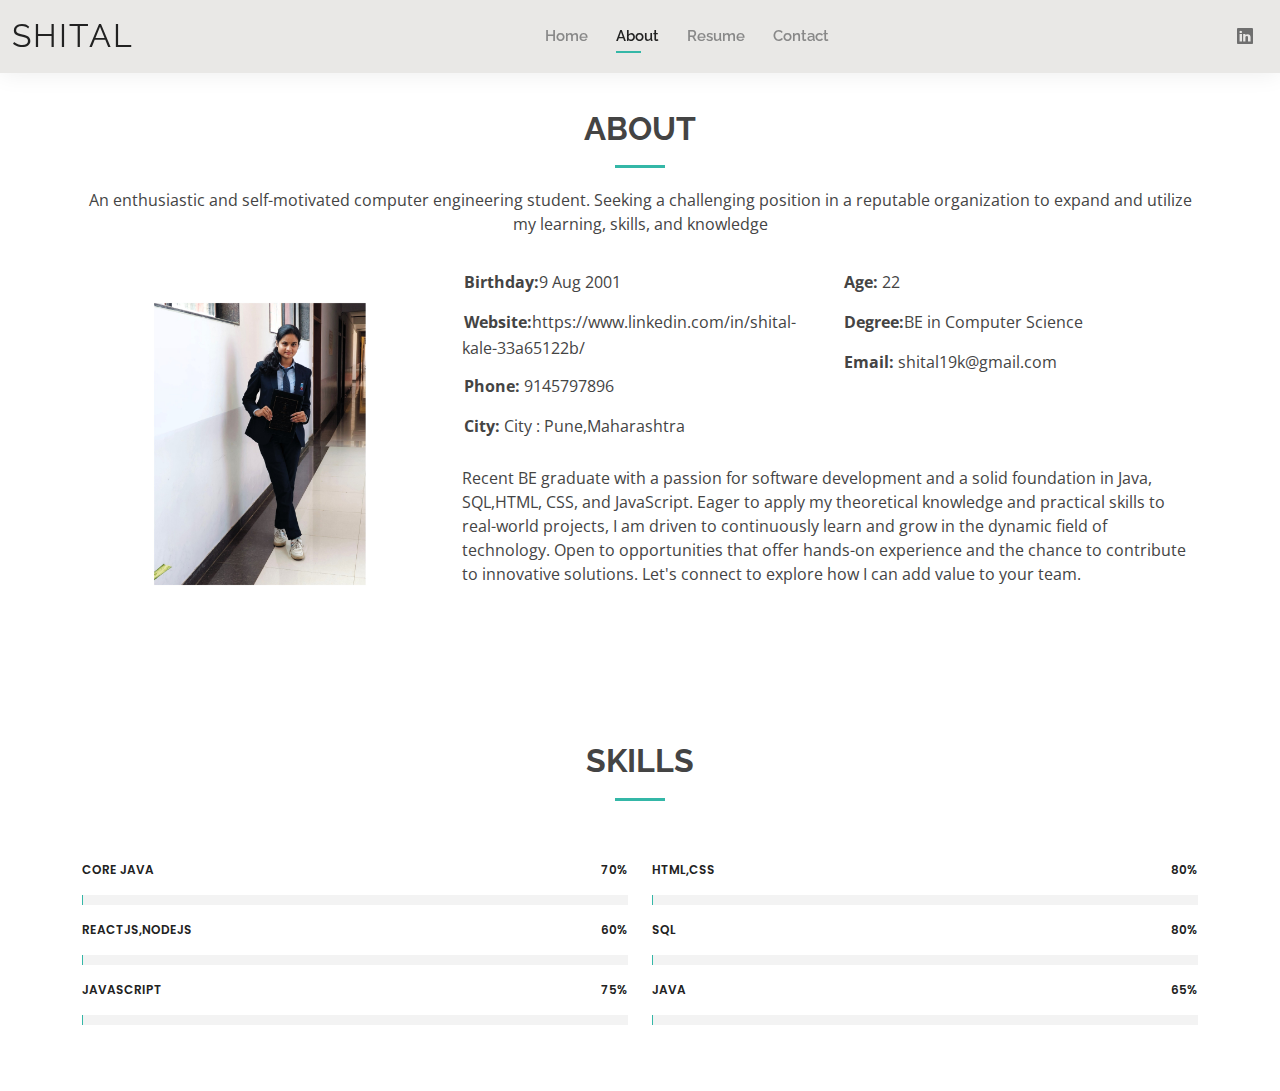
<file: about.html>
<!DOCTYPE html>
<html lang="en">

<head>
  <meta charset="utf-8">
  <meta content="width=device-width, initial-scale=1.0" name="viewport">

  <title>About - Shital Bootstrap </title>
  <meta content="" name="description">
  <meta content="" name="keywords">

  <!-- Favicons -->
  <link href="assets/img/favicon.png" rel="icon">
  <link href="assets/img/apple-touch-icon.png" rel="apple-touch-icon">

  <!-- Google Fonts -->
  <link href="https://fonts.googleapis.com/css?family=Open+Sans:300,300i,400,400i,600,600i,700,700i|Raleway:300,300i,400,400i,500,500i,600,600i,700,700i|Poppins:300,300i,400,400i,500,500i,600,600i,700,700i" rel="stylesheet">

  <!-- Vendor CSS Files -->
  <link href="assets/vendor/aos/aos.css" rel="stylesheet">
  <link href="assets/vendor/bootstrap/css/bootstrap.min.css" rel="stylesheet">
  <link href="assets/vendor/bootstrap-icons/bootstrap-icons.css" rel="stylesheet">
  <link href="assets/vendor/boxicons/css/boxicons.min.css" rel="stylesheet">
  <link href="assets/vendor/glightbox/css/glightbox.min.css" rel="stylesheet">
  <link href="assets/vendor/swiper/swiper-bundle.min.css" rel="stylesheet">

  <!-- Template Main CSS File -->
  <link href="assets/css/style.css" rel="stylesheet">

  
</head>

<body>

  <!-- ======= Header ======= -->
  <header id="header" class="fixed-top">
    <div class="container-fluid d-flex justify-content-between align-items-center">

      <h1 class="logo me-auto me-lg-0"><a href="index.html">Shital</a></h1>
      <!-- Uncomment below if you prefer to use an image logo -->
      <!-- <a href="index.html" class="logo"><img src="assets/img/logo.png" alt="" class="img-fluid"></a>-->

      <nav id="navbar" class="navbar order-last order-lg-0">
        <ul>
          <li><a href="index.html">Home</a></li>
          <li><a class="active" href="about.html">About</a></li>
          <li><a href="resume.html">Resume</a></li>
          <li><a href="contact.html">Contact</a></li>
        </ul>
        <i class="bi bi-list mobile-nav-toggle"></i>
      </nav><!-- .navbar -->

      <div class="header-social-links">
        <a href="https://github.com/Shitalkale9" class="Github"><i class="bi bi-Github"></i></a>
        <a href="https://www.naukri.com/mnjuser/profile?id=&altresid" class="Naukri"><i class="bi bi-Naukri"></i></a>
        <a href="https://www.linkedin.com/in/shital-kale-33a65122b/" class="linkedin"><i class="bi bi-linkedin"></i></i></a>
      </div>

    </div>

  </header><!-- End Header -->

  <main id="main">

    <!-- ======= About Section ======= -->
    <section id="about" class="about">
      <div class="container" data-aos="fade-up">

        <div class="section-title">
          <h2>About</h2>
          <p>An enthusiastic and self-motivated computer engineering student. Seeking a challenging position in a reputable organization to expand and utilize my learning, skills, and knowledge</p>
        </div>
        <div class="row">
          <div class="col-lg-4">
            <img src="assets/img/about.jpg" class="img-fluid" alt="">
          </div>
          <div class="col-lg-8 pt-4 pt-lg-0 content">
            <div class="row">
              <div class="col-lg-6">
                <ul>
                  <li><i class="bi bi-rounded-right"></i> <strong>Birthday:</strong>9 Aug 2001 </li>
                  <li><i class="bi bi-rounded-right"></i> <strong>Website:</strong>https://www.linkedin.com/in/shital-kale-33a65122b/</li>
                  <li><i class="bi bi-rounded-right"></i> <strong>Phone:</strong> 9145797896</li>
                  <li><i class="bi bi-rounded-right"></i> <strong>City:</strong> City : Pune,Maharashtra</li>
                </ul>
              </div>
              <div class="col-lg-6">
                <ul>
                  <li><i class="bi bi-rounded-right"></i> <strong>Age:</strong> 22 </li>
                  <li><i class="bi bi-rounded-right"></i> <strong>Degree:</strong>BE in Computer Science</li>
                  <li><i class="bi bi-rounded-right"></i> <strong>Email:</strong> shital19k@gmail.com</li>
      
                </ul>
              </div>
            </div>
            <p>
              Recent BE graduate with a passion for software development and a solid foundation in Java, SQL,HTML, CSS, and JavaScript. Eager to apply my theoretical knowledge and practical skills to real-world projects, I am driven to continuously learn and grow in the dynamic field of technology. Open to opportunities that offer hands-on experience and the chance to contribute to innovative solutions. Let's connect to explore how I can add value to your team.
            </p>
          
          </div>
        </div>

      </div>
    </section><!-- End About Section -->

    <!-- ======= Skills Section ======= -->
    <section id="skills" class="skills">
      <div class="container" data-aos="fade-up">

        <div class="section-title">
          <h2>Skills</h2>
         
        </div>

        <div class="row skills-content">

          <div class="col-lg-6">

            <div class="progress">
              <span class="skill">Core Java<i class="val">70%</i></span>
              <div class="progress-bar-wrap">
                <div class="progress-bar" role="progressbar" aria-valuenow="100" aria-valuemin="0" aria-valuemax="100"></div>
              </div>
            </div>

            <div class="progress">
              <span class="skill">Reactjs,Nodejs<i class="val">60%</i></span>
              <div class="progress-bar-wrap">
                <div class="progress-bar" role="progressbar" aria-valuenow="90" aria-valuemin="0" aria-valuemax="100"></div>
              </div>
            </div>

            <div class="progress">
              <span class="skill">JavaScript <i class="val">75%</i></span>
              <div class="progress-bar-wrap">
                <div class="progress-bar" role="progressbar" aria-valuenow="75" aria-valuemin="0" aria-valuemax="100"></div>
              </div>
            </div>

          </div>

          <div class="col-lg-6">

            <div class="progress">
              <span class="skill">HTML,CSS<i class="val">80%</i></span>
              <div class="progress-bar-wrap">
                <div class="progress-bar" role="progressbar" aria-valuenow="80" aria-valuemin="0" aria-valuemax="100"></div>
              </div>
            </div>

            <div class="progress">
              <span class="skill">SQL <i class="val">80%</i></span>
              <div class="progress-bar-wrap">
                <div class="progress-bar" role="progressbar" aria-valuenow="90" aria-valuemin="0" aria-valuemax="100"></div>
              </div>
            </div>

            <div class="progress">
              <span class="skill">JAVA <i class="val">65%</i></span>
              <div class="progress-bar-wrap">
                <div class="progress-bar" role="progressbar" aria-valuenow="55" aria-valuemin="0" aria-valuemax="100"></div>
              </div>
            </div>

          </div>

        </div>

      </div>
    </section><!-- End Skills Section -->


  <div id="preloader"></div>
  <a href="#" class="back-to-top d-flex align-items-center justify-content-center"><i class="bi bi-arrow-up-short"></i></a>

  <!-- Vendor JS Files -->
  <script src="assets/vendor/purecounter/purecounter_vanilla.js"></script>
  <script src="assets/vendor/aos/aos.js"></script>
  <script src="assets/vendor/bootstrap/js/bootstrap.bundle.min.js"></script>
  <script src="assets/vendor/glightbox/js/glightbox.min.js"></script>
  <script src="assets/vendor/isotope-layout/isotope.pkgd.min.js"></script>
  <script src="assets/vendor/swiper/swiper-bundle.min.js"></script>
  <script src="assets/vendor/waypoints/noframework.waypoints.js"></script>
  <script src="assets/vendor/php-email-form/validate.js"></script>

  <!-- Template Main JS File -->
  <script src="assets/js/main.js"></script>

</body>

</html>
</file>
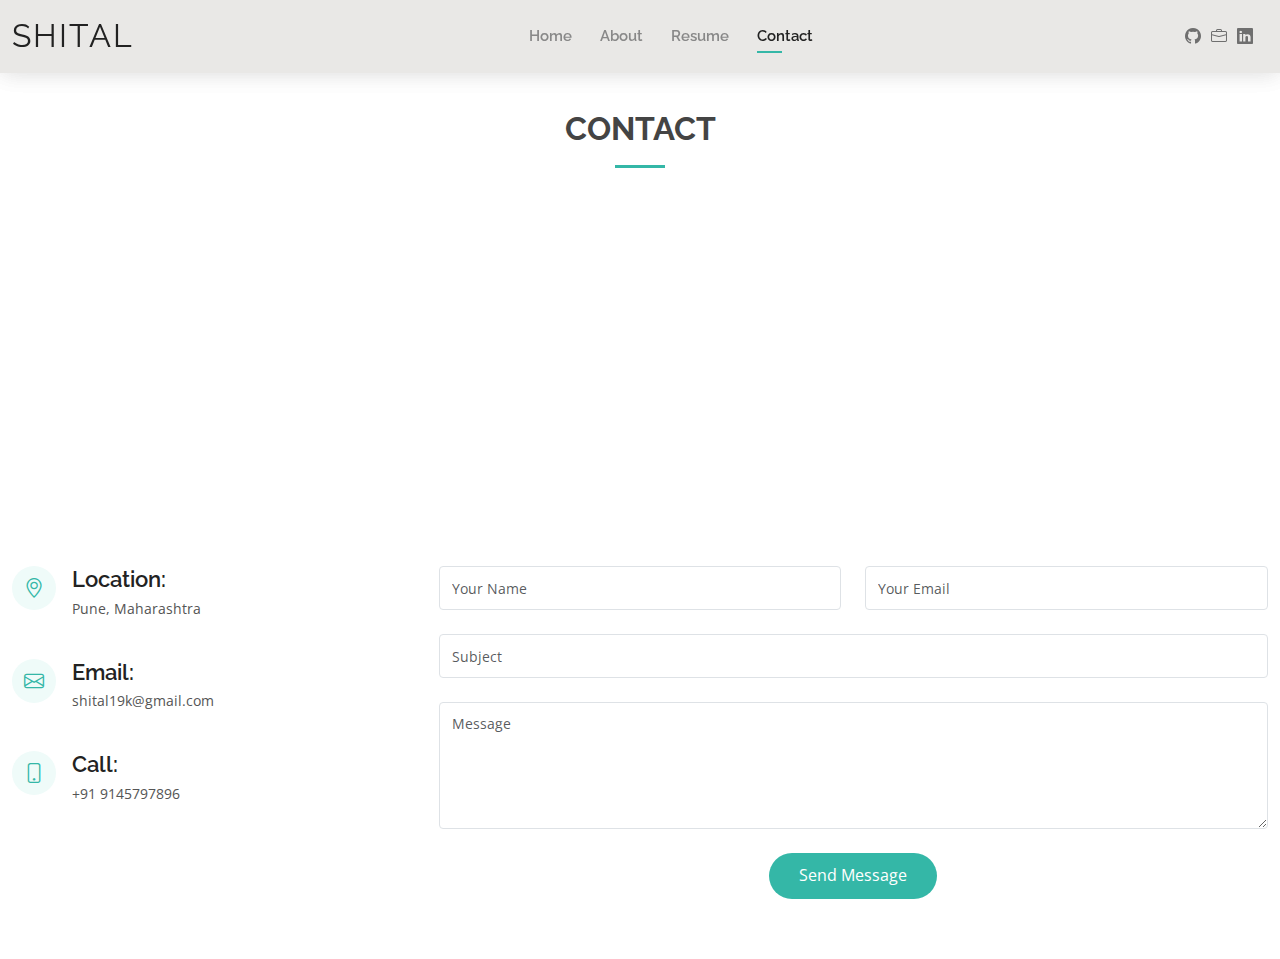
<file: contact.html>
<!DOCTYPE html>
<html lang="en">

<head>
  <meta charset="utf-8">
  <meta content="width=device-width, initial-scale=1.0" name="viewport">

  <title>Contact - Shital Bootstrap Template</title>
  <meta content="" name="description">
  <meta content="" name="keywords">

  
  <!-- Google Fonts -->
  <link href="https://fonts.googleapis.com/css?family=Open+Sans:300,300i,400,400i,600,600i,700,700i|Raleway:300,300i,400,400i,500,500i,600,600i,700,700i|Poppins:300,300i,400,400i,500,500i,600,600i,700,700i" rel="stylesheet">

  <!-- Vendor CSS Files -->
  <link href="assets/vendor/aos/aos.css" rel="stylesheet">
  <link href="assets/vendor/bootstrap/css/bootstrap.min.css" rel="stylesheet">
  <link href="assets/vendor/bootstrap-icons/bootstrap-icons.css" rel="stylesheet">
  <link href="assets/vendor/boxicons/css/boxicons.min.css" rel="stylesheet">
  <link href="assets/vendor/glightbox/css/glightbox.min.css" rel="stylesheet">
  <link href="assets/vendor/swiper/swiper-bundle.min.css" rel="stylesheet">

  <!-- Template Main CSS File -->
  <link href="assets/css/style.css" rel="stylesheet">


</head>

<body>

  <!-- ======= Header ======= -->
  <header id="header" class="fixed-top">
    <div class="container-fluid d-flex justify-content-between align-items-center">

      <h1 class="logo me-auto me-lg-0"><a href="index.html">Shital</a></h1>
      <!-- Uncomment below if you prefer to use an image logo -->
      <!-- <a href="index.html" class="logo"><img src="assets/img/logo.png" alt="" class="img-fluid"></a>-->

      <nav id="navbar" class="navbar order-last order-lg-0">
        <ul>
          <li><a href="index.html">Home</a></li>
          <li><a href="about.html">About</a></li>
          <li><a href="resume.html">Resume</a></li>

          <li><a class="active" href="contact.html">Contact</a></li>
        </ul>
        <i class="bi bi-list mobile-nav-toggle"></i>
      </nav><!-- .navbar -->

      <div class="header-social-links">
        <a href="https://github.com/Shitalkale9" class="Github"><i class="bi bi-Github"></i></a>
        <a href="https://www.naukri.com/mnjuser/profile?id=&altresid" class="Naukri"><i class="bi bi-Naukri"></i></a>
        <a href="https://www.linkedin.com/in/shital-kale-33a65122b/" class="linkedin"><i class="bi bi-linkedin"></i></i></a>
      </div>

    </div>

  </header><!-- End Header -->

  <main id="main">

   <!-- ======= Header ======= -->
<header id="header" class="fixed-top">
  <div class="container-fluid d-flex justify-content-between align-items-center">

    <h1 class="logo me-auto me-lg-0"><a href="index.html">Shital</a></h1>
    <!-- Uncomment below if you prefer to use an image logo -->
    <!-- <a href="index.html" class="logo"><img src="assets/img/logo.png" alt="" class="img-fluid"></a>-->

    <nav id="navbar" class="navbar order-last order-lg-0">
      <ul>
        <li><a href="index.html">Home</a></li>
        <li><a href="about.html">About</a></li>
        <li><a href="resume.html">Resume</a></li>
        <li><a class="active" href="contact.html">Contact</a></li>
      </ul>
      <i class="bi bi-list mobile-nav-toggle"></i>
    </nav><!-- .navbar -->

    <div class="header-social-links">
      <!-- Correcting the links and icon classes -->
      <a href="https://github.com/Shitalkale9" class="Github"><i class="bi bi-github"></i></a>
      <a href="https://www.naukri.com/mnjuser/profile?id=&altresid" class="Naukri"><i class="bi bi-briefcase"></i></a>
      <a href="https://www.linkedin.com/in/shital-kale-33a65122b/" class="linkedin"><i class="bi bi-linkedin"></i></a>
    </div>

  </div>
</header><!-- End Header -->

    
<!-- ======= Contact Section ======= -->
<section id="contact" class="contact">
  <div class="container-fluid">
    <div class="section-title">
      <h2>Contact</h2>
    </div>
    
    <!-- Google Maps iframe -->
    <div class="map-responsive">
      <iframe src="https://www.google.com/maps/embed?pb=!1m18!1m12!1m3!1d60489.87571144761!2d73.77813905994488!3d18.52030639367268!2m3!1f0!2f0!3f0!3m2!1i1024!2i768!4f13.1!3m3!1m2!1s0x3bc2c78b34b70ac3%3A0x8eae52f7f3b6a830!2sIndrani%20Nagar%2C%20Bhosari%2C%20Pimpri-Chinchwad%2C%20Maharashtra%20411039!5e0!3m2!1sen!2sin!4v1623320180853!5m2!1sen!2sin" width="100%" height="350" style="border:0;" allowfullscreen="" loading="lazy"></iframe>
    </div>
    <div class="row mt-5">
      <div class="col-lg-4">
        <div class="info">
          <div class="address">
            <i class="bi bi-geo-alt"></i>
            <h4>Location:</h4>
            <p>Pune, Maharashtra</p>
          </div>
          <div class="email">
            <i class="bi bi-envelope"></i>
            <h4>Email:</h4>
            <p>shital19k@gmail.com</p>
          </div>
          <div class="phone">
            <i class="bi bi-phone"></i>
            <h4>Call:</h4>
            <p>+91 9145797896</p>
          </div>
        </div>
      </div>
      <div class="col-lg-8 mt-5 mt-lg-0">
        <form action="forms/contact.php" method="post" role="form" class="php-email-form">
          <div class="row">
            <div class="col-md-6 form-group">
              <input type="text" name="name" class="form-control" id="name" placeholder="Your Name" required>
            </div>
            <div class="col-md-6 form-group mt-3 mt-md-0">
              <input type="email" class="form-control" name="email" id="email" placeholder="Your Email" required>
            </div>
          </div>
          <div class="form-group mt-3">
            <input type="text" class="form-control" name="subject" id="subject" placeholder="Subject" required>
          </div>
          <div class="form-group mt-3">
            <textarea class="form-control" name="message" rows="5" placeholder="Message" required></textarea>
          </div>
          <div class="my-3">
            <div class="loading">Loading</div>
            <div class="error-message"></div>
            <div class="sent-message">Your message has been sent. Thank you!</div>
          </div>
          <div class="text-center"><button type="submit">Send Message</button></div>
        </form>
      </div>
    </div>
  </div>
</section>
<!-- End Contact Section -->

  </main><!-- End #main -->

</body>

</html>
</file>
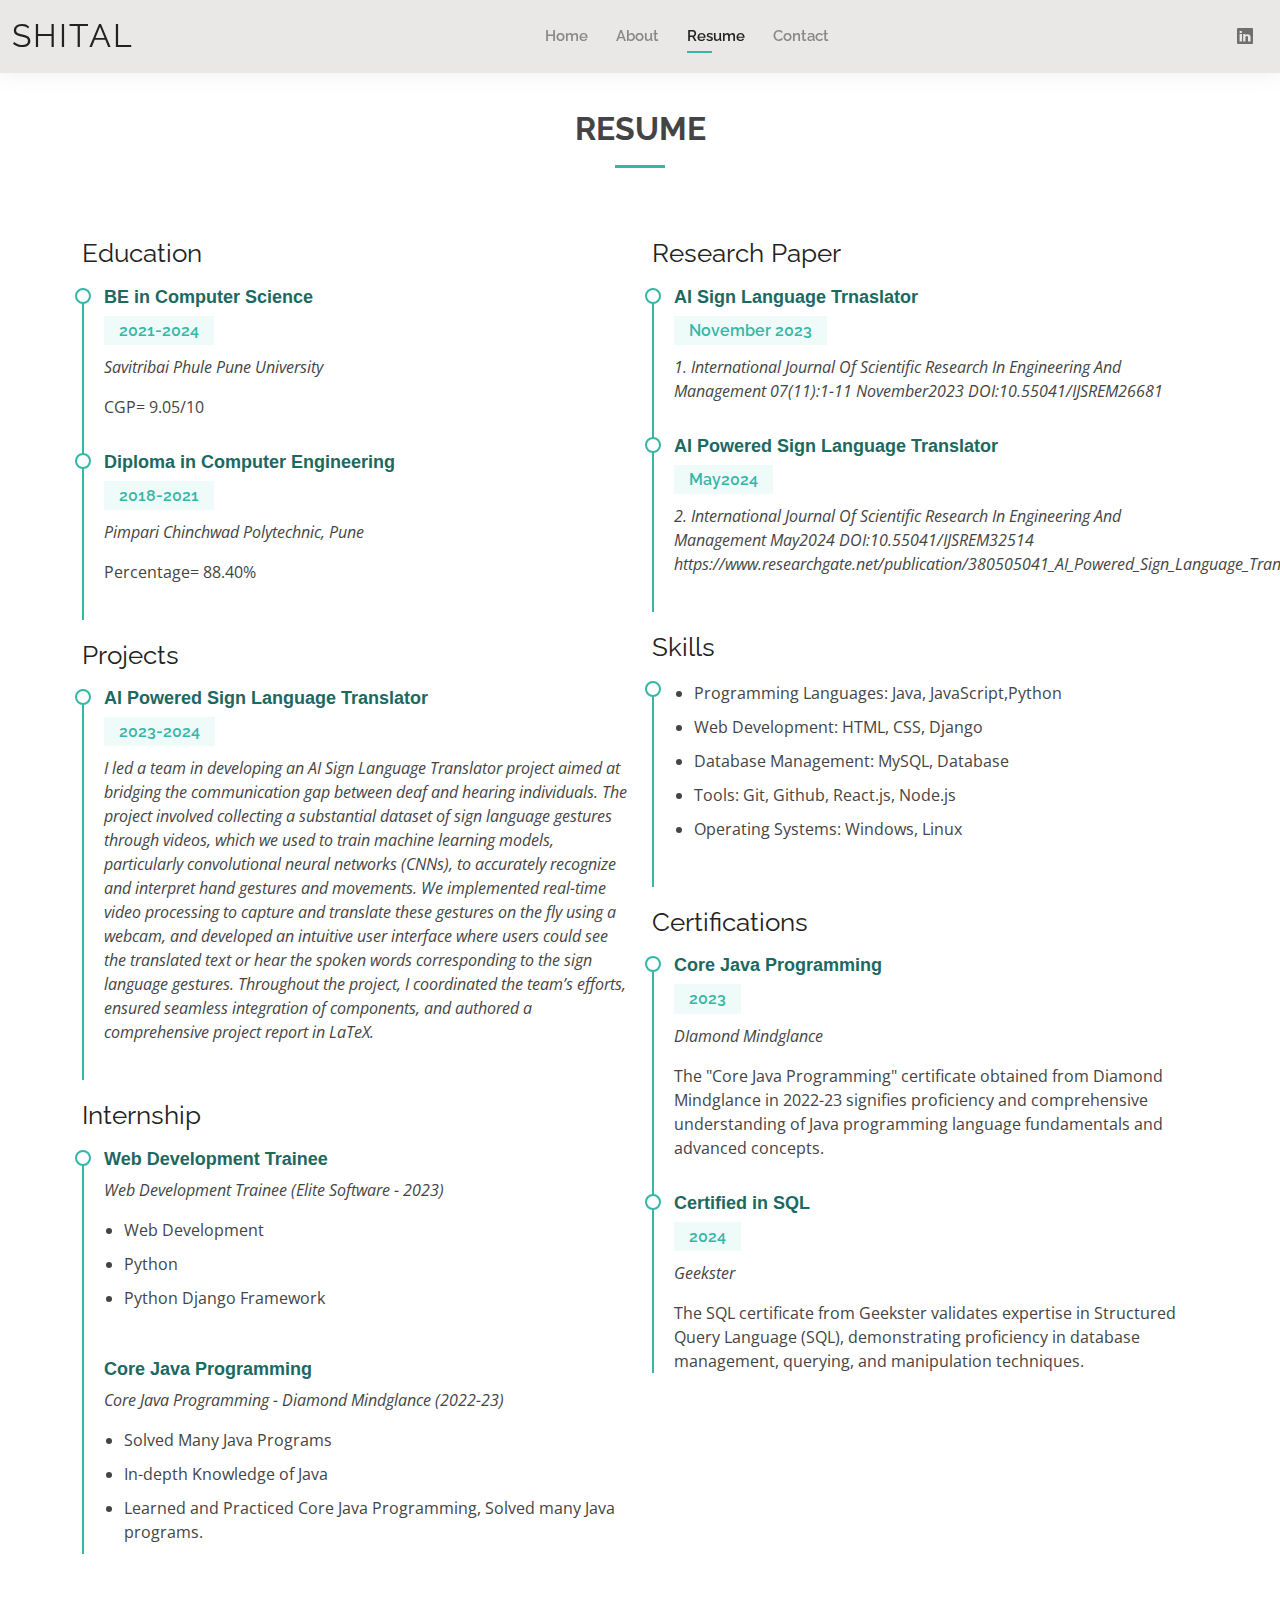
<file: resume.html>
<!DOCTYPE html>
<html lang="en">

<head>
  <meta charset="utf-8">
  <meta content="width=device-width, initial-scale=1.0" name="viewport">

  <title>Resume - Shital Kale</title>
  <meta content="" name="description">
  <meta content="" name="keywords">

  <!-- Favicons -->
  <link href="assets/img/favicon.png" rel="icon">
  <link href="assets/img/apple-touch-icon.png" rel="apple-touch-icon">

  <!-- Google Fonts -->
  <link href="https://fonts.googleapis.com/css?family=Open+Sans:300,300i,400,400i,600,600i,700,700i|Raleway:300,300i,400,400i,500,500i,600,600i,700,700i" rel="stylesheet">

  <!-- Vendor CSS Files -->
  <link href="assets/vendor/aos/aos.css" rel="stylesheet">
  <link href="assets/vendor/bootstrap/css/bootstrap.min.css" rel="stylesheet">
  <link href="assets/vendor/bootstrap-icons/bootstrap-icons.css" rel="stylesheet">
  <link href="assets/vendor/boxicons/css/boxicons.min.css" rel="stylesheet">
  <link href="assets/vendor/glightbox/css/glightbox.min.css" rel="stylesheet">
  <link href="assets/vendor/swiper/swiper-bundle.min.css" rel="stylesheet">

  <!-- Template Main CSS File -->
  <link href="assets/css/style.css" rel="stylesheet">

</head>

<body>

  <!-- ======= Header ======= -->
  <header id="header" class="fixed-top">
    <div class="container-fluid d-flex justify-content-between align-items-center">

      <h1 class="logo me-auto me-lg-0"><a href="index.html">Shital</a></h1>
      <!-- Uncomment below if you prefer to use an image logo -->
      <!-- <a href="index.html" class="logo"><img src="assets/img/logo.png" alt="" class="img-fluid"></a>-->

      <nav id="navbar" class="navbar order-last order-lg-0">
        <ul>
          <li><a href="index.html">Home</a></li>
          <li><a href="about.html">About</a></li>
          <li><a class="active" href="resume.html">Resume</a></li>
          <li><a href="contact.html">Contact</a></li>
        </ul>
        <i class="bi bi-list mobile-nav-toggle"></i>
      </nav><!-- .navbar -->

      <div class="header-social-links">
        <a href="https://github.com/Shitalkale9" class="Github"><i class="bi bi-Github"></i></a>
        <a href="https://www.naukri.com/mnjuser/profile?id=&altresid" class="Naukri"><i class="bi bi-Naukri"></i></a>
        <a href="https://www.linkedin.com/in/shital-kale-33a65122b/" class="linkedin"><i class="bi bi-linkedin"></i></i></a>
      </div>

    </div>

  </header><!-- End Header -->

  <main id="main">

    <!-- ======= Resume Section ======= -->
    <section id="resume" class="resume">
      <div class="container" data-aos="fade-up">

        <div class="section-title">
          <h2>Resume</h2>
        </div>

        <div class="row">
          <div class="col-lg-6">
            <h3 class="resume-title">Education</h3>
            <div class="resume-item">
              <h4>BE in Computer Science</h4>
              <h5>2021-2024</h5>
              <p><em>Savitribai Phule Pune University</em></p>
              <p>CGP= 9.05/10</p>
            </div>
            <div class="resume-item">
              <h4>Diploma in Computer Engineering</h4>
              <h5>2018-2021</h5>
              <p><em>Pimpari Chinchwad Polytechnic, Pune</em></p>
              <p>Percentage= 88.40%</p>
            </div>

            <h3 class="resume-title">Projects</h3>
            <div class="resume-item">
              <h4>AI Powered Sign Language Translator</h4>
              <h5>2023-2024</h5>
              <p><em>I led a team in developing an AI Sign Language Translator project aimed at bridging the communication gap between deaf and hearing individuals. The project involved collecting a substantial dataset of sign language gestures through videos, which we used to train machine learning models, particularly convolutional neural networks (CNNs), to accurately recognize and interpret hand gestures and movements. We implemented real-time video processing to capture and translate these gestures on the fly using a webcam, and developed an intuitive user interface where users could see the translated text or hear the spoken words corresponding to the sign language gestures. Throughout the project, I coordinated the team’s efforts, ensured seamless integration of components, and authored a comprehensive project report in LaTeX.</em></p>
            </div>

            <h3 class="resume-title">Internship</h3>
            <div class="resume-item">
              <h4>Web Development Trainee</h4>
              <p><em>Web Development Trainee (Elite Software - 2023)</em></p>
              <ul>
                <li>Web Development</li>
                <li>Python</li>
                <li>Python Django Framework</li>
              </ul>
              <br>
              <h4>Core Java Programming</h4>
              <p><em>Core Java Programming - Diamond Mindglance (2022-23)</em></p>
              <ul>
                <li>Solved Many Java Programs</li>
                <li>In-depth Knowledge of Java</li>
                <li>Learned and Practiced Core Java Programming, Solved many Java programs.</li>
              </ul>
            </div>
          </div>

          <div class="col-lg-6">
            <h3 class="resume-title">Research Paper</h3>
            <div class="resume-item">
              <h4>AI Sign Language Trnaslator</h4>
              <h5>November 2023</h5>
              <p><em>1. International Journal Of Scientific Research In Engineering And Management 07(11):1-11 November2023 DOI:10.55041/IJSREM26681</em></p>
            </div>
            <div class="resume-item">
              <h4>AI Powered Sign Language Translator</h4>
              <h5>May2024</h5>
              <p><em>2. International Journal Of Scientific Research In Engineering And Management May2024 DOI:10.55041/IJSREM32514 https://www.researchgate.net/publication/380505041_AI_Powered_Sign_Language_Translator</em></p>
            </div>

            <h3 class="resume-title">Skills</h3>
            <div class="resume-item">
              <ul>
                <li>Programming Languages: Java, JavaScript,Python</li>
                <li>Web Development: HTML, CSS, Django</li>
                <li>Database Management: MySQL, Database</li>
                <li>Tools: Git, Github, React.js, Node.js</li>
                <li>Operating Systems: Windows, Linux</li>
              </ul>
            </div>

            <h3 class="resume-title">Certifications</h3>
            <div class="resume-item">
              <h4>Core Java Programming</h4>
              <h5>2023</h5>
              <p><em>DIamond Mindglance</em></p>
              <p>The "Core Java Programming" certificate obtained from Diamond Mindglance in 2022-23 signifies proficiency and comprehensive understanding of Java programming language fundamentals and advanced concepts.</p>
            </div>
            <div class="resume-item">
              <h4>Certified in SQL</h4>
              <h5>2024</h5>
              <p><em>Geekster</em></p>
              <p>The SQL certificate from Geekster validates expertise in Structured Query Language (SQL), demonstrating proficiency in database management, querying, and manipulation techniques.</p>
            </div>
          </div>
        </div>

      </div>
    </section><!-- End Resume Section -->

  </main><!-- End #main -->

  <div id="preloader"></div>
  <a href="#" class="back-to-top d-flex align-items-center justify-content-center"><i class="bi bi-arrow-up-short"></i></a>

  <!-- Vendor JS Files -->
  <script src="assets/vendor/purecounter/purecounter_vanilla.js"></script>
  <script src="assets/vendor/aos/aos.js"></script>
  <script src="assets/vendor/bootstrap/js/bootstrap.bundle.min.js"></script>
  <script src="assets/vendor/glightbox/js/glightbox.min.js"></script>
  <script src="assets/vendor/isotope-layout/isotope.pkgd.min.js"></script>
  <script src="assets/vendor/swiper/swiper-bundle.min.js"></script>
  <script src="assets/vendor/waypoints/noframework.waypoints.js"></script>
  <script src="assets/vendor/php-email-form/validate.js"></script>

  <!-- Template Main JS File -->
  <script src="assets/js/main.js"></script>

</body>

</html>
</file>
<file: assets/css/style.css>
/**
* Template Name: Kelly
* Template URL: https://bootstrapmade.com/kelly-free-bootstrap-cv-resume-html-template/
* Updated: Mar 17 2024 with Bootstrap v5.3.3
* Author: BootstrapMade.com
* License: https://bootstrapmade.com/license/
*/

/*--------------------------------------------------------------
# General
--------------------------------------------------------------*/
body {
  font-family: "Open Sans", sans-serif;
  color: #444444;
}

a {
  color: #34b7a7;
  text-decoration: none;
}

a:hover {
  color: #51cdbe;
  text-decoration: none;
}

h1,
h2,
h3,
h4,
h5,
h6 {
  font-family: "Raleway", sans-serif;
}

#main {
  margin-top: 50px;
}

@media (max-width: 992px) {
  #main {
    margin-top: 30px;
  }
}
/*--------------------------------------------------------------
# Preloader
--------------------------------------------------------------*/
#preloader {
  position: fixed;
  top: 0;
  left: 0;
  right: 0;
  bottom: 0;
  z-index: 9999;
  overflow: hidden;
  background: #fff;
}

#preloader:before {
  content: "";
  position: fixed;
  top: calc(50% - 30px);
  left: calc(50% - 30px);
  border: 6px solid #34b7a7;
  border-top-color: #dcf5f2;
  border-radius: 50%;
  width: 60px;
  height: 60px;
  animation: animate-preloader 1s linear infinite;
}

@keyframes animate-preloader {
  0% {
    transform: rotate(0deg);
  }

  100% {
    transform: rotate(360deg);
  }
}

/*--------------------------------------------------------------
# Back to top button
--------------------------------------------------------------*/
.back-to-top {
  position: fixed;
  visibility: hidden;
  opacity: 0;
  right: 15px;
  bottom: 15px;
  z-index: 996;
  background: #34b7a7;
  width: 40px;
  height: 40px;
  border-radius: 50px;
  transition: all 0.4s;
}

.back-to-top i {
  font-size: 24px;
  color: #fff;
  line-height: 0;
}

.back-to-top:hover {
  background: #49cbbb;
  color: #fff;
}

.back-to-top.active {
  visibility: visible;
  opacity: 1;
}

/*--------------------------------------------------------------
# Header
--------------------------------------------------------------*/
#header {
  background: #e9e8e6;
  box-shadow: 0px 0px 25px 0 rgba(0, 0, 0, 0.08);
  z-index: 997;
  padding: 15px 0;
}

#header .logo {
  font-size: 32px;
  margin: 0;
  padding: 0;
  line-height: 1;
  font-weight: 400;
  letter-spacing: 2px;
  text-transform: uppercase;
}

#header .logo a {
  color: #222222;
}

#header .logo img {
  max-height: 40px;
}

@media (max-width: 992px) {
  #header .logo {
    font-size: 28px;
  }
}

/*--------------------------------------------------------------
# Header Social Links
--------------------------------------------------------------*/
.header-social-links {
  padding-right: 15px;
}

.header-social-links a {
  color: #6f6f6f;
  padding-left: 6px;
  display: inline-block;
  line-height: 0px;
  transition: 0.3s;
  font-size: 16px;
}

.header-social-links a:hover {
  color: #34b7a7;
}

/*--------------------------------------------------------------
# Navigation Menu
--------------------------------------------------------------*/
/**
* Desktop Navigation 
*/
.navbar {
  padding: 0;
}

.navbar ul {
  margin: 0;
  padding: 0;
  display: flex;
  list-style: none;
  align-items: center;
}

.navbar li {
  position: relative;
  padding: 10px 0 10px 28px;
}

.navbar a,
.navbar a:focus {
  display: flex;
  align-items: center;
  justify-content: space-between;
  font-family: "Raleway", sans-serif;
  font-size: 15px;
  font-weight: 600;
  color: #888888;
  white-space: nowrap;
  transition: 0.3s;
  position: relative;
}

.navbar a i,
.navbar a:focus i {
  font-size: 12px;
  line-height: 0;
  margin-left: 5px;
}

.navbar>ul>li>a:before {
  content: "";
  position: absolute;
  width: 0;
  height: 2px;
  bottom: -5px;
  left: 0;
  background-color: #34b7a7;
  visibility: hidden;
  width: 0px;
  transition: all 0.3s ease-in-out 0s;
}

.navbar a:hover:before,
.navbar li:hover>a:before,
.navbar .active:before {
  visibility: visible;
  width: 25px;
}

.navbar a:hover,
.navbar .active,
.navbar .active:focus,
.navbar li:hover>a {
  color: #222222;
}

.navbar .dropdown ul {
  display: block;
  position: absolute;
  left: 14px;
  top: calc(100% + 30px);
  margin: 0;
  padding: 10px 0;
  z-index: 99;
  opacity: 0;
  visibility: hidden;
  background: #fff;
  box-shadow: 0px 0px 30px rgba(127, 137, 161, 0.25);
  transition: 0.3s;
  border-radius: 4px;
}

.navbar .dropdown ul li {
  min-width: 200px;
  padding: 0;
}

.navbar .dropdown ul a {
  padding: 10px 20px;
  font-size: 15px;
  text-transform: none;
  font-weight: 600;
}

.navbar .dropdown ul a i {
  font-size: 12px;
}

.navbar .dropdown ul a:hover,
.navbar .dropdown ul .active:hover,
.navbar .dropdown ul li:hover>a {
  color: #34b7a7;
}

.navbar .dropdown:hover>ul {
  opacity: 1;
  top: 100%;
  visibility: visible;
}

.navbar .dropdown .dropdown ul {
  top: 0;
  left: calc(100% - 30px);
  visibility: hidden;
}

.navbar .dropdown .dropdown:hover>ul {
  opacity: 1;
  top: 0;
  left: 100%;
  visibility: visible;
}

@media (max-width: 1366px) {
  .navbar .dropdown .dropdown ul {
    left: -90%;
  }

  .navbar .dropdown .dropdown:hover>ul {
    left: -100%;
  }
}

/**
* Mobile Navigation 
*/
.mobile-nav-toggle {
  color: #222222;
  font-size: 28px;
  cursor: pointer;
  display: none;
  line-height: 0;
  transition: 0.5s;
}

.mobile-nav-toggle.bi-x {
  color: #fff;
}

@media (max-width: 991px) {
  .mobile-nav-toggle {
    display: block;
  }

  .navbar ul {
    display: none;
  }
}

.navbar-mobile {
  position: fixed;
  overflow: hidden;
  top: 0;
  right: 0;
  left: 0;
  bottom: 0;
  background: rgba(9, 9, 9, 0.9);
  transition: 0.3s;
  z-index: 999;
}

.navbar-mobile .mobile-nav-toggle {
  position: absolute;
  top: 15px;
  right: 15px;
}

.navbar-mobile ul {
  display: block;
  position: absolute;
  top: 55px;
  right: 15px;
  bottom: 15px;
  left: 15px;
  padding: 10px 0;
  border-radius: 10px;
  background-color: #fff;
  overflow-y: auto;
  transition: 0.3s;
}

.navbar-mobile a,
.navbar-mobile a:focus {
  font-size: 15px;
  padding-right: 15px;
  color: #222222;
}

.navbar-mobile a:hover,
.navbar-mobile .active,
.navbar-mobile li:hover>a {
  color: #34b7a7;
}

.navbar-mobile .getstarted,
.navbar-mobile .getstarted:focus {
  margin: 15px;
}

.navbar-mobile .dropdown ul {
  position: static;
  display: none;
  margin: 10px 20px;
  padding: 10px 0;
  z-index: 99;
  opacity: 1;
  visibility: visible;
  background: #fff;
  box-shadow: 0px 0px 30px rgba(127, 137, 161, 0.25);
}

.navbar-mobile .dropdown ul li {
  min-width: 200px;
}

.navbar-mobile .dropdown ul a {
  padding: 10px 20px;
}

.navbar-mobile .dropdown ul a i {
  font-size: 12px;
}

.navbar-mobile .dropdown ul a:hover,
.navbar-mobile .dropdown ul .active:hover,
.navbar-mobile .dropdown ul li:hover>a {
  color: #34b7a7;
}

.navbar-mobile .dropdown>.dropdown-active {
  display: block;
}

/*--------------------------------------------------------------
# Hero Section
--------------------------------------------------------------*/
#hero {
  width: 100%;
  height:100vh;
  background:url("../img/hero-bg.jpg") top right;
  background-size:80%;
}

#hero .container {
  padding-top: 70px;
  position:absolute;
}

@media (max-width: 992px) {
  #hero .container {
    padding-top: 58px;
  }
}

#hero h1 {
  margin: 0;
  font-size: 50px;
  text-align: left;
  font-weight: 700;
  line-height: 50px;
  color:#111;
}

#hero h2 {
  color:darkgray;
  margin: 10px 0 0 0;
  font-size: 22px;
}

#hero .btn-about {
  font-family: "Raleway", sans-serif;
  text-transform: uppercase;
  font-weight: 600;
  font-size: 12px;
  letter-spacing: 1px;
  display: inline-block;
  padding: 12px 40px;
  border-radius: 50px;
  transition: 0.5s;
  margin-top: 30px;
  color: #fff;
  background: #34b7a7;
}

#hero .btn-about:hover {
  background: #3dc8b7;
}

@media (min-width: 1024px) {
  #hero {
    background-attachment: fixed;
  }
}

@media (max-width: 992px) {
  #hero:before {
    content: "";
    background: rgba(255, 255, 255, 0.8);
    position: absolute;
    bottom: 0;
    top: 0;
    left: 0;
    right: 0;
  }

  #hero h1 {
    font-size: 28px;
    line-height: 36px;
  }

  #hero h2 {
    font-size: 18px;
    line-height: 24px;
  }
}

/*--------------------------------------------------------------
# Sections General
--------------------------------------------------------------*/
section {
  padding: 60px 0;
}

.section-bg {
  background-color: #e7f8f6;
}

.section-title {
  text-align: center;
  padding-bottom: 30px;
}

.section-title h2 {
  font-size: 32px;
  font-weight: bold;
  text-transform: uppercase;
  margin-bottom: 20px;
  padding-bottom: 20px;
  position: relative;
}

.section-title h2::after {
  content: "";
  position: absolute;
  display: block;
  width: 50px;
  height: 3px;
  background: #34b7a7;
  bottom: 0;
  left: calc(50% - 25px);
}

.section-title p {
  margin-bottom: 0;
}

/*--------------------------------------------------------------
# Cta
--------------------------------------------------------------*/
.cta {
  background: linear-gradient(rgba(0, 0, 0, 0.6), rgba(0, 0, 0, 0.6)), url("../img/bg-1.jpg") fixed center center;
  background-size: cover;
  padding: 80px 0;
}

.cta h3 {
  color: #fff;
  font-size: 28px;
  font-weight: 700;
}

.cta p {
  color: #fff;
}

.cta .cta-btn {
  font-family: "Raleway", sans-serif;
  text-transform: uppercase;
  font-weight: 500;
  font-size: 16px;
  letter-spacing: 1px;
  display: inline-block;
  padding: 8px 20px;
  border-radius: 2px;
  transition: 0.5s;
  margin: 10px;
  border: 2px solid #fff;
  color: #fff;
}

.cta .cta-btn:hover {
  background: #34b7a7;
  border: 2px solid #34b7a7;
}

@media (max-width: 1024px) {
  .cta {
    background-attachment: scroll;
  }
}

@media (min-width: 769px) {
  .cta .cta-btn-container {
    display: flex;
    align-items: center;
    justify-content: flex-end;
  }
}

/*--------------------------------------------------------------
# About
--------------------------------------------------------------*/
.about .content h3 {
  font-weight: 700;
  font-size: 26px;
  color: #555555;
}

.about .content ul {
  list-style: none;
  padding: 0;
}

.about .content ul li {
  padding-bottom: 10px;
}

.about .content ul i {
  font-size: 20px;
  padding-right: 2px;
  color: #34b7a7;
}

.about .content p:last-child {
  margin-bottom: 0;
}

/*--------------------------------------------------------------
# Skills
--------------------------------------------------------------*/
.skills .progress {
  height: 60px;
  display: block;
  background: none;
  border-radius: 0;
}

.skills .progress .skill {
  padding: 10px 0;
  margin: 0 0 6px 0;
  text-transform: uppercase;
  display: block;
  font-weight: 600;
  font-family: "Poppins", sans-serif;
  color: #222222;
}

.skills .progress .skill .val {
  float: right;
  font-style: normal;
}

.skills .progress-bar-wrap {
  background: #f3f3f3;
}

.skills .progress-bar {
  width: 1px;
  height: 10px;
  transition: 0.9s;
  background-color: #34b7a7;
}


/*--------------------------------------------------------------
# Resume
--------------------------------------------------------------*/
.resume .resume-title {
  font-size: 26px;
  font-weight: 400;
  margin-top: 20px;
  margin-bottom: 20px;
  color: #222222;
}

.resume .resume-item {
  padding: 0 0 20px 20px;
  margin-top: -2px;
  border-left: 2px solid #34b7a7;
  position: relative;
}

.resume .resume-item h4 {
  line-height: 18px;
  font-size: 18px;
  font-weight: 600;
  font-family: "Poppins", sans-serif;
  color: #1d685f;
  margin-bottom: 10px;
}

.resume .resume-item h5 {
  font-size: 16px;
  background: #effbf9;
  padding: 5px 15px;
  display: inline-block;
  font-weight: 600;
  margin-bottom: 10px;
  color: #34b7a7;
}

.resume .resume-item ul {
  padding-left: 20px;
}

.resume .resume-item ul li {
  padding-bottom: 10px;
}

.resume .resume-item:last-child {
  padding-bottom: 0;
}

.resume .resume-item::before {
  content: "";
  position: absolute;
  width: 16px;
  height: 16px;
  border-radius: 50px;
  left: -9px;
  top: 0;
  background: #fff;
  border: 2px solid #34b7a7;
}

/*--------------------------------------------------------------
# Contact
--------------------------------------------------------------*/


  .map-responsive {
    width: 100%;
    height: 300px; /* Set the desired height here */
    overflow: hidden;
  }
  .map-responsive iframe {
    width: 100%;
    height: 100%;
  }

.contact .info {
  width: 100%;
  background: #fff;
}

.contact .info i {
  font-size: 20px;
  color: #34b7a7;
  float: left;
  width: 44px;
  height: 44px;
  background: #effbf9;
  display: flex;
  justify-content: center;
  align-items: center;
  border-radius: 50px;
  transition: all 0.3s ease-in-out;
}

.contact .info h4 {
  padding: 0 0 0 60px;
  font-size: 22px;
  font-weight: 600;
  margin-bottom: 5px;
  color: #222222;
}

.contact .info p {
  padding: 0 0 0 60px;
  margin-bottom: 0;
  font-size: 14px;
  color: #555555;
}

.contact .info .email,
.contact .info .phone {
  margin-top: 40px;
}

.contact .info .email:hover i,
.contact .info .address:hover i,
.contact .info .phone:hover i {
  background: #34b7a7;
  color: #fff;
}

.contact .php-email-form {
  width: 100%;
  background: #fff;
}

.contact .php-email-form .form-group {
  padding-bottom: 8px;
}

.contact .php-email-form .error-message {
  display: none;
  color: #fff;
  background: #ed3c0d;
  text-align: center;
  padding: 15px;
  font-weight: 600;
}

.contact .php-email-form .sent-message {
  display: none;
  color: #fff;
  background: #18d26e;
  text-align: center;
  padding: 15px;
  font-weight: 600;
}

.contact .php-email-form .loading {
  display: none;
  background: #fff;
  text-align: center;
  padding: 15px;
}

.contact .php-email-form .loading:before {
  content: "";
  display: inline-block;
  border-radius: 50%;
  width: 24px;
  height: 24px;
  margin: 0 10px -6px 0;
  border: 3px solid #18d26e;
  border-top-color: #eee;
  animation: animate-loading 1s linear infinite;
}

.contact .php-email-form input,
.contact .php-email-form textarea {
  border-radius: 4px;
  box-shadow: none;
  font-size: 14px;
}

.contact .php-email-form input:focus,
.contact .php-email-form textarea:focus {
  border-color: #34b7a7;
}

.contact .php-email-form input {
  height: 44px;
}

.contact .php-email-form textarea {
  padding: 10px 12px;
}

.contact .php-email-form button[type=submit] {
  background: #34b7a7;
  border: 0;
  padding: 10px 30px 12px 30px;
  color: #fff;
  transition: 0.4s;
  border-radius: 50px;
}

.contact .php-email-form button[type=submit]:hover {
  background: #3dc8b7;
}

@keyframes animate-loading {
  0% {
    transform: rotate(0deg);
  }

  100% {
    transform: rotate(360deg);
  }
}


/*--------------------------------------------------------------
# Footer
--------------------------------------------------------------*/
#footer {
  background: #e9e8e6;
  padding: 30px 0;
  color: #222222;
  font-size: 14px;
  text-align: center;
}

#footer .credits {
  padding-top: 5px;
  font-size: 13px;
}

#footer .credits a {
  color: #34b7a7;
}
</file>
